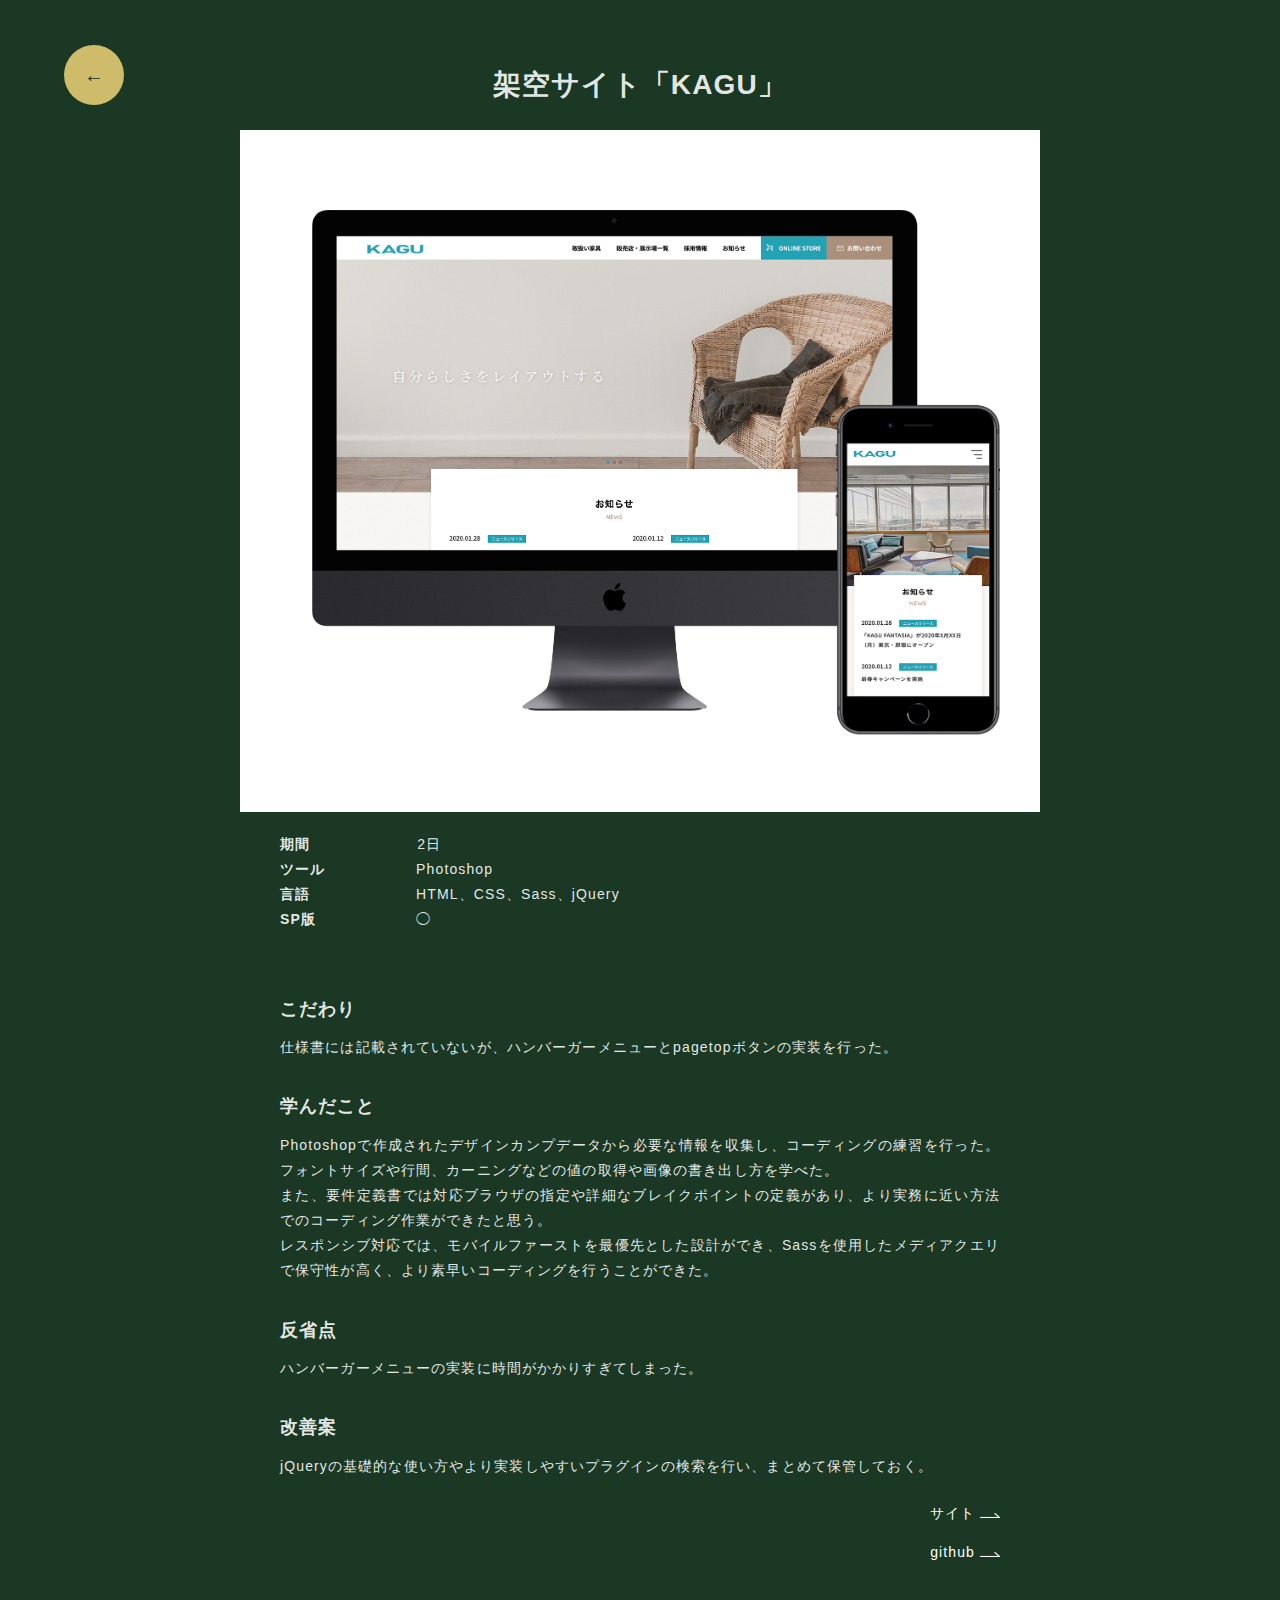
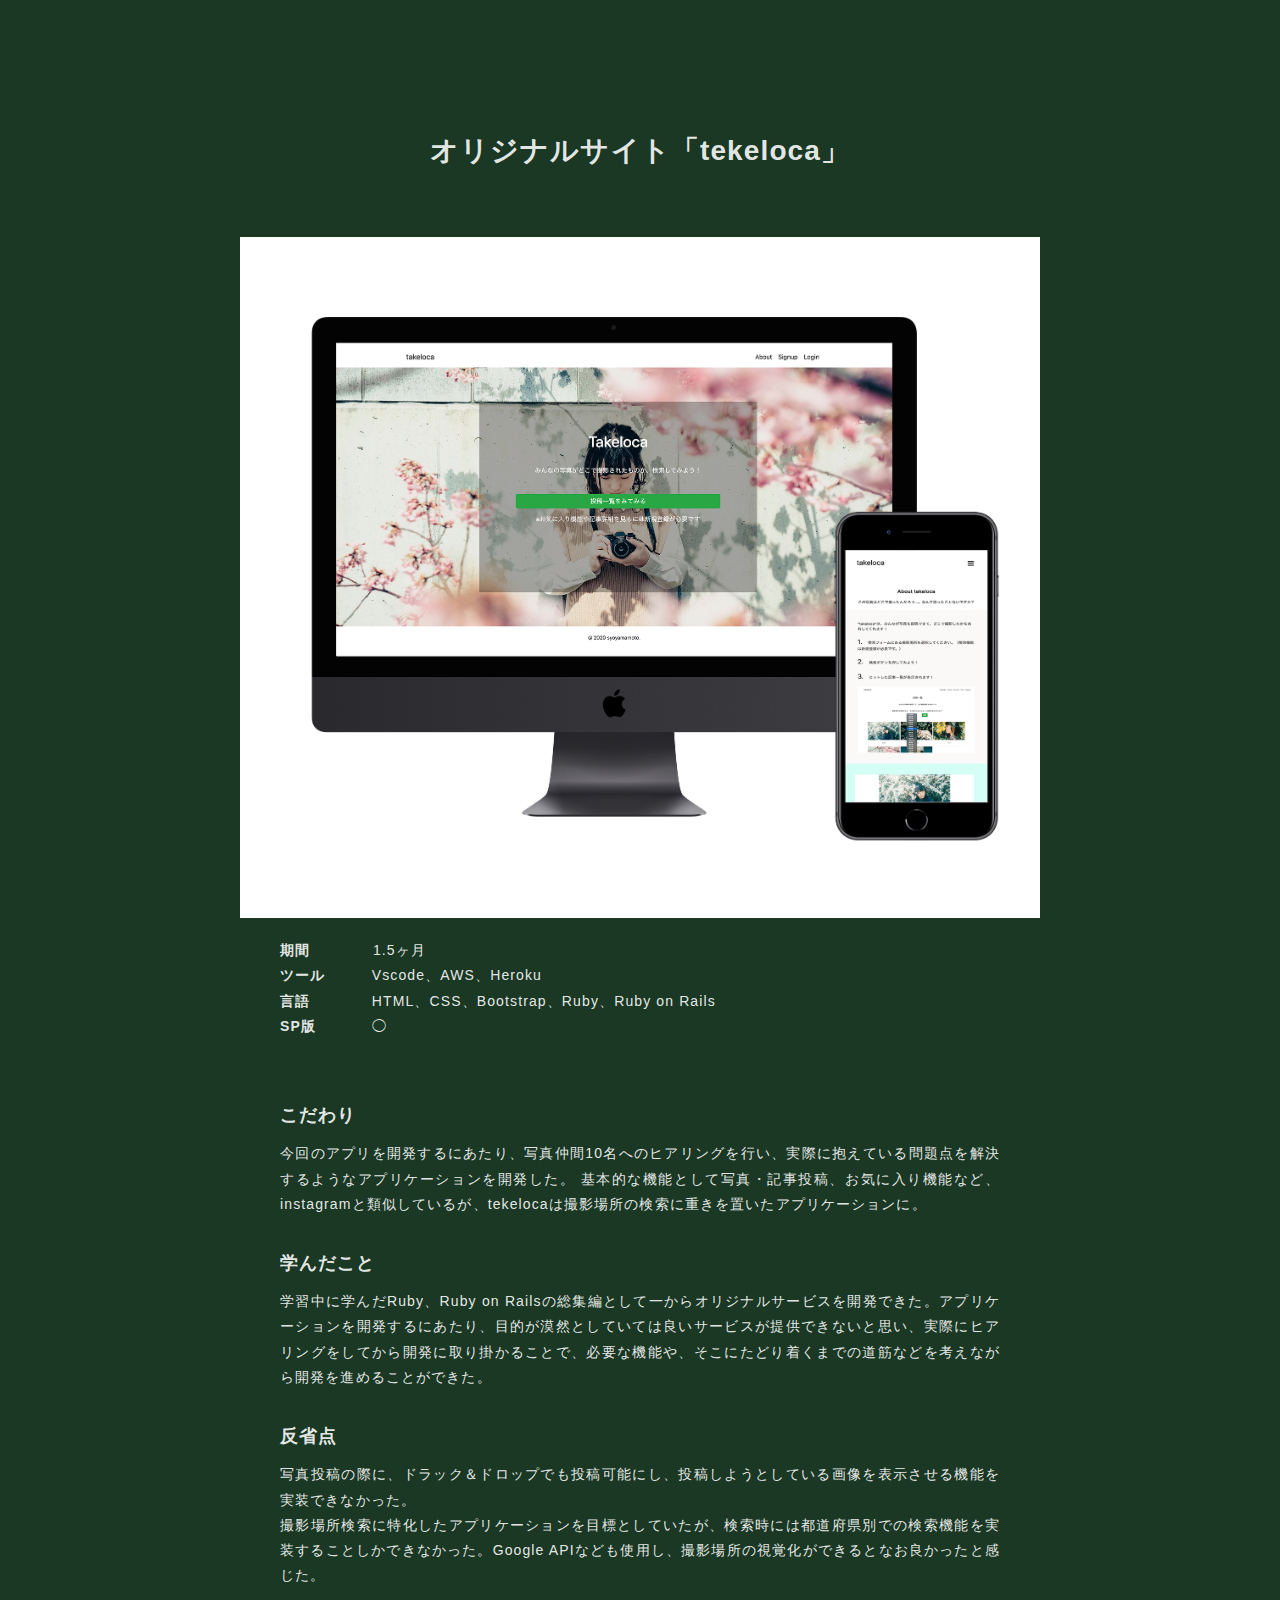
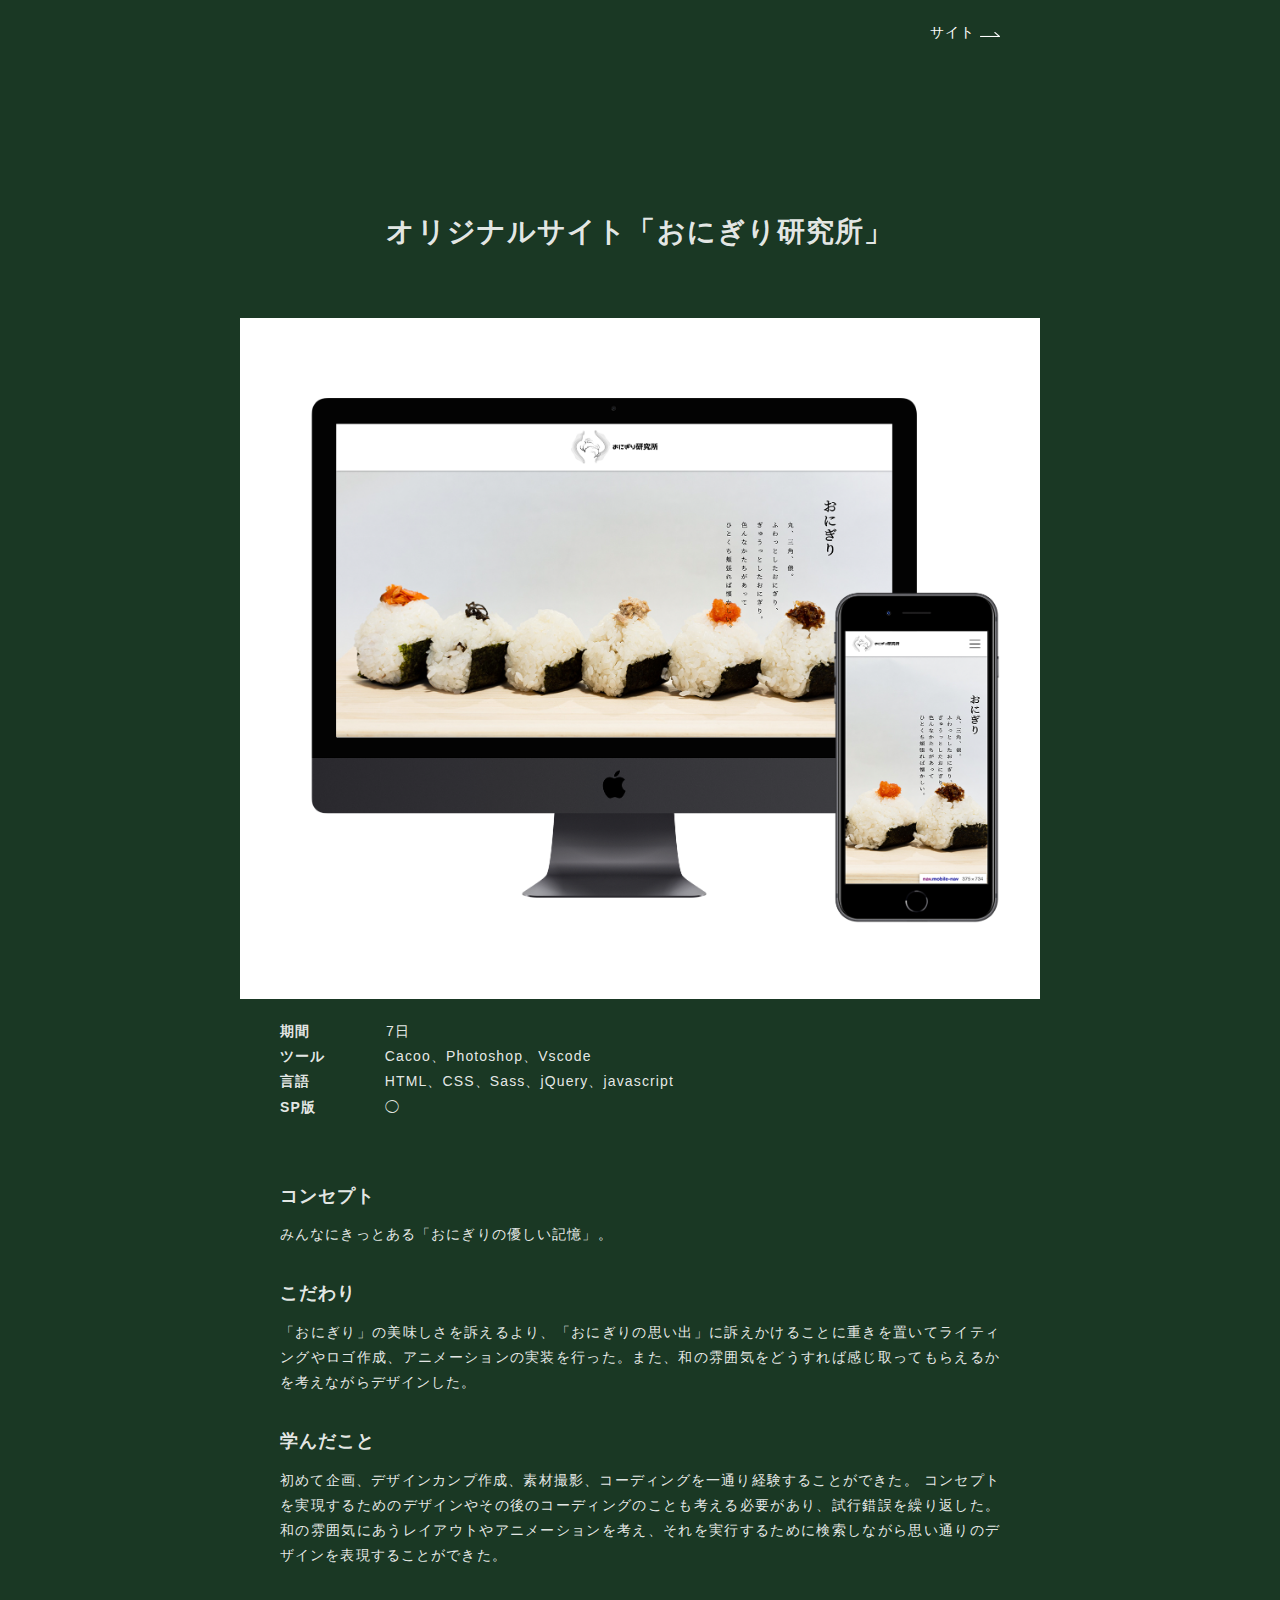
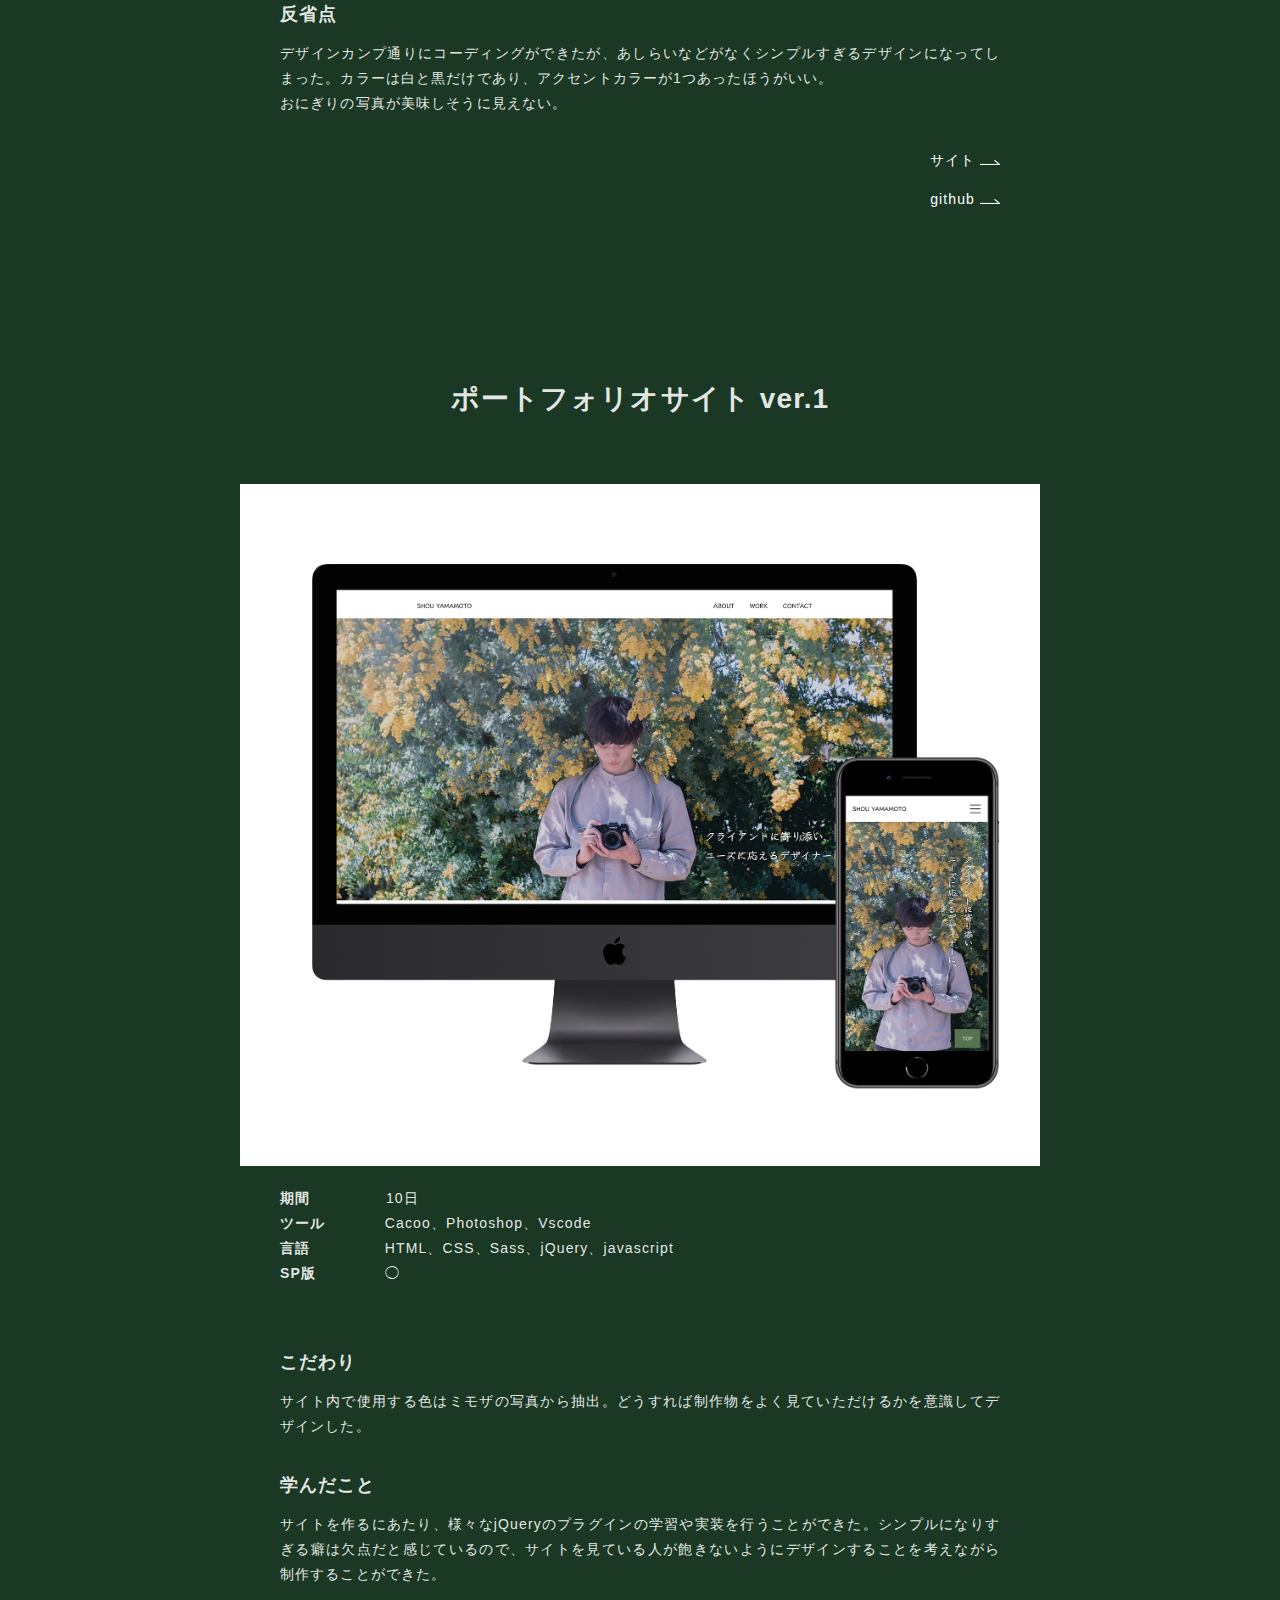
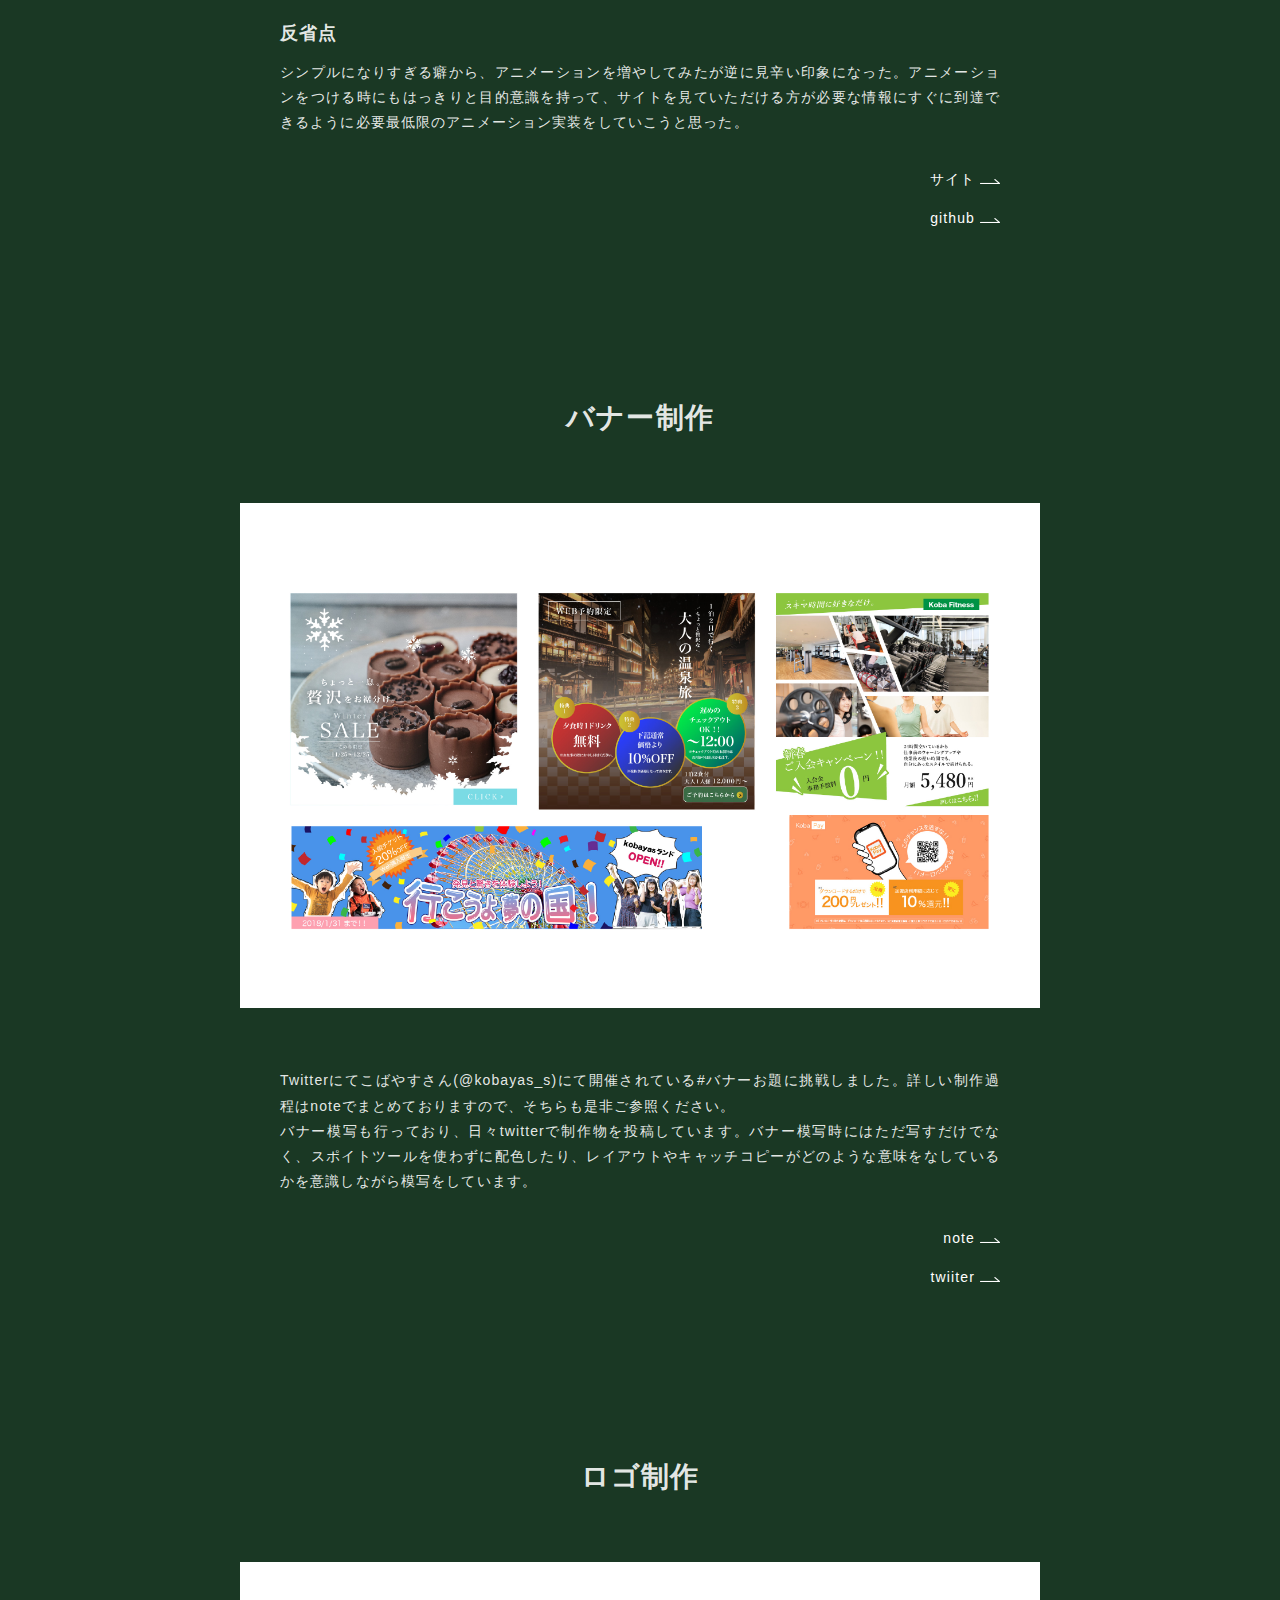
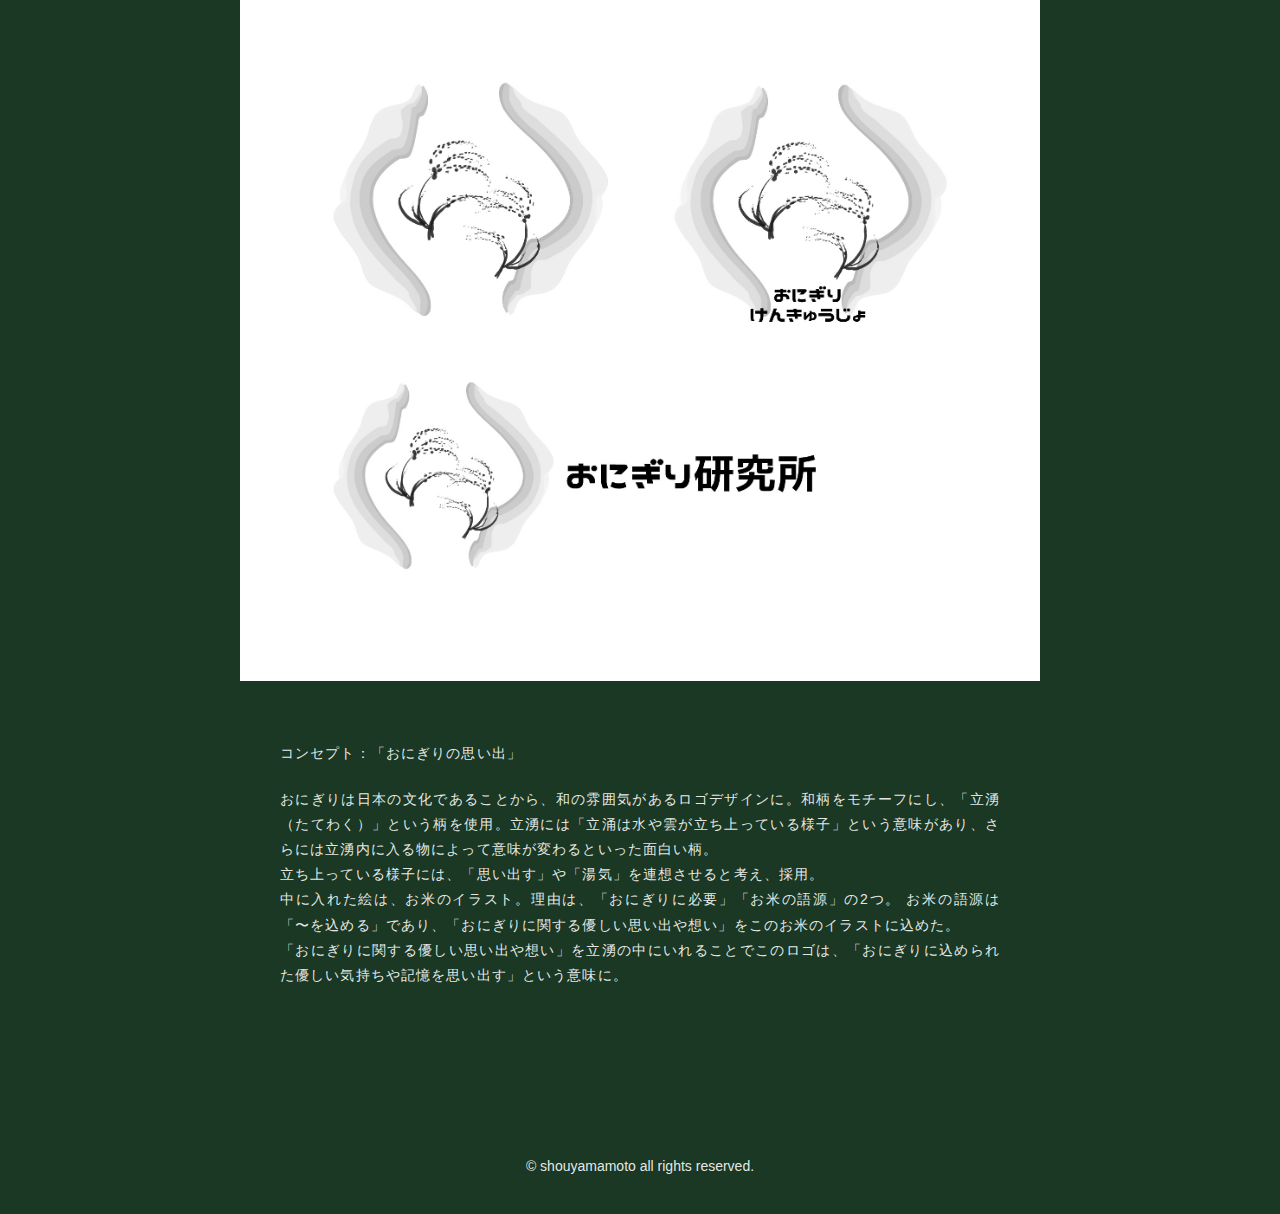
<file: work.html>
<!DOCTYPE html>
<html lang="ja">
<head>
    <meta charset="UTF-8">
    <meta name="viewport" content="width=device-width, initial-scale=1.0">
    <title>work</title>
    <link rel="stylesheet" href="styles/reset.css">
    <link rel="stylesheet" href="styles/work_style/style.css">
    <link rel="shortcut icon" href="images/favicon.png">
</head>
<body>

    <div class="work-container">
        <ul id="back">
            <li><a href="index.html#page3">←</a></li>
        </ul>
        <div id="kagu" class="kagu-container">
            <div class="title">
                <h2 class="font-md">架空サイト「KAGU」</h2>
            </div>
            
            <div class="img-container">
                <img src="images/kagu.png" alt="" class="work-img">
            </div>
            
    
            <table class="table font-sm mb-lg">
                <tr>
                    <th>期間</th>
                    <td>2日</td>
                </tr>
                <tr>
                    <th>ツール</th>
                    <td>Photoshop</td>
                </tr>
                <tr>
                    <th>言語</th>
                    <td>HTML、CSS、Sass、jQuery</td>
                </tr>
                <tr>
                    <th>SP版</th>
                    <td>◯</td>
                </tr>
            </table>
    
            <div class="study-container mb-sm">
                <div class="commitment mb-md">
                    <h3 class="kagu-subtitle font-md pb-xs">こだわり</h3>
                    <p class="font-sm">仕様書には記載されていないが、ハンバーガーメニューとpagetopボタンの実装を行った。</p>
                </div>
                <div class="study mb-md">
                    <h3 class="kagu-subtitle font-md pb-xs">学んだこと</h3>
                    <p class="font-sm">Photoshopで作成されたデザインカンプデータから必要な情報を収集し、コーディングの練習を行った。フォントサイズや行間、カーニングなどの値の取得や画像の書き出し方を学べた。</p>
                    <p class="font-sm">また、要件定義書では対応ブラウザの指定や詳細なブレイクポイントの定義があり、より実務に近い方法でのコーディング作業ができたと思う。</p>
                    <p class="font-sm">レスポンシブ対応では、モバイルファーストを最優先とした設計ができ、Sassを使用したメディアクエリで保守性が高く、より素早いコーディングを行うことができた。</p>
                </div>
                
                <div class="reflection mb-md">
                    <h3 class="kagu-subtitle font-md pb-xs">反省点</h3>
                    <p class="font-sm">ハンバーガーメニューの実装に時間がかかりすぎてしまった。</p>
                </div>
        
                <div class="improvement">
                    <h3 class="kagu-subtitle font-md pb-xs">改善案</h3>
                    <p class="font-sm">jQueryの基礎的な使い方やより実装しやすいプラグインの検索を行い、まとめて保管しておく。</p>
                </div>
            </div>

            <div class="link-container">
                <a href="https://shouyamamoto.github.io/kagu" class="site-link font-sm" target="_blank">サイト<span class="arrow"><img src="images/arrow.png" alt=""></span></a>
            </div>

            <div class="link-container">
                <a href="https://github.com/shouyamamoto/kagu" class="git-link font-sm" target="_blank">github<span class="arrow"><img src="images/arrow.png" alt=""></span></a>
            </div>

        </div>

        <div id="tekeloca" class="tekeloca-container">
            <div class="title">
                <h2 class="font-md mb-lg">オリジナルサイト「tekeloca」</h2>
            </div>
            
            <div class="img-container">
                <img src="images/tekeloca.png" alt="" class="work-img">
            </div>
            
            <table class="table font-sm mb-lg">
                <tr>
                    <th>期間</th>
                    <td>1.5ヶ月</td>
                </tr>
                <tr>
                    <th>ツール</th>
                    <td>Vscode、AWS、Heroku</td>
                </tr>
                <tr>
                    <th>言語</th>
                    <td>HTML、CSS、Bootstrap、Ruby、Ruby on Rails</td>
                </tr>
                <tr>
                    <th>SP版</th>
                    <td>◯</td>
                </tr>
            </table>
    
            <div class="study-container">
                <div class="commitment mb-md">
                    <h3 class="kagu-subtitle font-md pb-xs">こだわり</h3>
                    <p class="font-sm">今回のアプリを開発するにあたり、写真仲間10名へのヒアリングを行い、実際に抱えている問題点を解決するようなアプリケーションを開発した。
                        基本的な機能として写真・記事投稿、お気に入り機能など、instagramと類似しているが、tekelocaは撮影場所の検索に重きを置いたアプリケーションに。</p>
                </div>
                <div class="study mb-md">
                    <h3 class="tekeloca-subtitle font-md pb-xs">学んだこと</h3>
                    <p class="font-sm">学習中に学んだRuby、Ruby on Railsの総集編として一からオリジナルサービスを開発できた。アプリケーションを開発するにあたり、目的が漠然としていては良いサービスが提供できないと思い、実際にヒアリングをしてから開発に取り掛かることで、必要な機能や、そこにたどり着くまでの道筋などを考えながら開発を進めることができた。</p>
                </div>
                
                <div class="reflection mb-md">
                    <h3 class="tekeloca-subtitle font-md pb-xs">反省点</h3>
                    <p class="font-sm">写真投稿の際に、ドラック＆ドロップでも投稿可能にし、投稿しようとしている画像を表示させる機能を実装できなかった。<br>
                        撮影場所検索に特化したアプリケーションを目標としていたが、検索時には都道府県別での検索機能を実装することしかできなかった。Google APIなども使用し、撮影場所の視覚化ができるとなお良かったと感じた。</p>
                </div>
            </div>

            <div class="link-container">
                <a href="https://takeloca.herokuapp.com" class="site-link font-sm" target="_blank">サイト<span class="arrow"><img src="images/arrow.png" alt=""></span></a>
            </div>
        </div>

        <div id="oniken" class="oniken-container">
            <div class="title">
                <h2 class="font-md mb-lg">オリジナルサイト「おにぎり研究所」</h2>
            </div>
            
            <div class="img-container">
                <img src="images/oniken.png" alt="" class="work-img">
            </div>
            
            <table class="table font-sm mb-lg">
                <tr>
                    <th>期間</th>
                    <td>7日</td>
                </tr>
                <tr>
                    <th>ツール</th>
                    <td>Cacoo、Photoshop、Vscode</td>
                </tr>
                <tr>
                    <th>言語</th>
                    <td>HTML、CSS、Sass、jQuery、javascript</td>
                </tr>
                <tr>
                    <th>SP版</th>
                    <td>◯</td>
                </tr>
            </table>
    
            <div class="study-container">
                <div class="concept mb-md">
                    <h3 class="oniken-subtitle font-md pb-xs">コンセプト</h3>
                    <p class="font-sm">みんなにきっとある「おにぎりの優しい記憶」。</p>
                </div>
                <div class="commitment mb-md">
                    <h3 class="oniken-subtitle font-md pb-xs">こだわり</h3>
                    <p class="font-sm">「おにぎり」の美味しさを訴えるより、「おにぎりの思い出」に訴えかけることに重きを置いてライティングやロゴ作成、アニメーションの実装を行った。また、和の雰囲気をどうすれば感じ取ってもらえるかを考えながらデザインした。</p>
                </div>

                <div class="study mb-md">
                    <h3 class="oniken-subtitle font-md pb-xs">学んだこと</h3>
                    <p class="font-sm">初めて企画、デザインカンプ作成、素材撮影、コーディングを一通り経験することができた。
                        コンセプトを実現するためのデザインやその後のコーディングのことも考える必要があり、試行錯誤を繰り返した。
                        和の雰囲気にあうレイアウトやアニメーションを考え、それを実行するために検索しながら思い通りのデザインを表現することができた。
                    </p>
                </div>
                
                <div class="reflection mb-md">
                    <h3 class="oniken-subtitle font-md pb-xs">反省点</h3>
                    <p class="font-sm">デザインカンプ通りにコーディングができたが、あしらいなどがなくシンプルすぎるデザインになってしまった。カラーは白と黒だけであり、アクセントカラーが1つあったほうがいい。<br>
                        おにぎりの写真が美味しそうに見えない。</p>
                </div>
            </div>

            <div class="link-container">
                <a href="https://shouyamamoto.github.io/oniken" class="site-link font-sm" target="_blank">サイト<span class="arrow"><img src="images/arrow.png" alt=""></span></a>
            </div>

            <div class="link-container">
                <a href="https://github.com/shouyamamoto/oniken" class="git-link font-sm" target="_blank">github<span class="arrow"><img src="images/arrow.png" alt=""></span></a>
            </div>
        </div>

        <div id="portfolio" class="portfolio-container">
            <div class="title">
                <h2 class="font-md mb-lg">ポートフォリオサイト ver.1</h2>
            </div>
            
            <div class="img-container">
                <img src="images/portfolio.png" alt="" class="work-img">
            </div>
            
            <table class="table font-sm mb-lg">
                <tr>
                    <th>期間</th>
                    <td>10日</td>
                </tr>
                <tr>
                    <th>ツール</th>
                    <td>Cacoo、Photoshop、Vscode</td>
                </tr>
                <tr>
                    <th>言語</th>
                    <td>HTML、CSS、Sass、jQuery、javascript</td>
                </tr>
                <tr>
                    <th>SP版</th>
                    <td>◯</td>
                </tr>
            </table>
    
            <div class="study-container">
                <div class="commitment mb-md">
                    <h3 class="portfolio-subtitle font-md pb-xs">こだわり</h3>
                    <p class="font-sm">サイト内で使用する色はミモザの写真から抽出。どうすれば制作物をよく見ていただけるかを意識してデザインした。</p>
                </div>

                <div class="study mb-md">
                    <h3 class="portfolio-subtitle font-md pb-xs">学んだこと</h3>
                    <p class="font-sm">サイトを作るにあたり、様々なjQueryのプラグインの学習や実装を行うことができた。シンプルになりすぎる癖は欠点だと感じているので、サイトを見ている人が飽きないようにデザインすることを考えながら制作することができた。</p>
                </div>
                
                <div class="reflection mb-md">
                    <h3 class="portfolio-subtitle font-md pb-xs">反省点</h3>
                    <p class="font-sm">シンプルになりすぎる癖から、アニメーションを増やしてみたが逆に見辛い印象になった。アニメーションをつける時にもはっきりと目的意識を持って、サイトを見ていただける方が必要な情報にすぐに到達できるように必要最低限のアニメーション実装をしていこうと思った。</p>
                </div>
            </div>

            <div class="link-container">
                <a href="https://shouyamamoto.github.io/syo_portfolio" class="site-link font-sm" target="_blank">サイト<span class="arrow"><img src="images/arrow.png" alt=""></span></a>
            </div>
    
            <div class="link-container">
                <a href="https://github.com/shouyamamoto/syo_portfolio" class="git-link font-sm" target="_blank">github<span class="arrow"><img src="images/arrow.png" alt=""></span></a>
            </div>
        </div>

        <div id="bnr_odai" class="bnr_odai-container">
            <div class="title">
                <h2 class="font-md mb-lg">バナー制作</h2>
            </div>

            <div class="img-container mb-lg">
                <img src="images/bnr_odai.jpg" alt="" class="work-img">
            </div>

            <div class="study-container">
                <div class="commitment mb-md">
                    <p class="font-sm">Twitterにてこばやすさん(@kobayas_s)にて開催されている#バナーお題に挑戦しました。詳しい制作過程はnoteでまとめておりますので、そちらも是非ご参照ください。</p>
                    <p class="font-sm">バナー模写も行っており、日々twitterで制作物を投稿しています。バナー模写時にはただ写すだけでなく、スポイトツールを使わずに配色したり、レイアウトやキャッチコピーがどのような意味をなしているかを意識しながら模写をしています。</p>
                </div>
            </div>

            <div class="link-container">
                <a href="https://note.com/yamasyo1113" class="site-link font-sm" target="_blank">note<span class="arrow"><img src="images/arrow.png" alt=""></span></a>
            </div>

            <div class="link-container">
                <a href="https://twitter.com/_syoyamamoto_" class="site-link font-sm" target="_blank">twiiter<span class="arrow"><img src="images/arrow.png" alt=""></span></a>
            </div>
        </div>

        <div id="logo" class="logo-container mb-lg">
            <div class="title">
                <h2 class="font-md mb-lg">ロゴ制作</h2>
            </div>

            <div class="img-container mb-lg">
                <img src="images/logo.jpg" alt="" class="work-img">
            </div>

            <div class="study-container">
                <div class="commitment mb-md">
                    <p class="font-sm mb-sm">コンセプト：「おにぎりの思い出」</p>
                    <p class="font-sm">おにぎりは日本の文化であることから、和の雰囲気があるロゴデザインに。和柄をモチーフにし、「立湧（たてわく）」という柄を使用。立湧には「立涌は水や雲が立ち上っている様子」という意味があり、さらには立湧内に入る物によって意味が変わるといった面白い柄。<br>
                        立ち上っている様子には、「思い出す」や「湯気」を連想させると考え、採用。</p>
                    <p class="font-sm">中に入れた絵は、お米のイラスト。理由は、「おにぎりに必要」「お米の語源」の2つ。
                        お米の語源は「〜を込める」であり、「おにぎりに関する優しい思い出や想い」をこのお米のイラストに込めた。</p>
                    <p class="font-sm">「おにぎりに関する優しい思い出や想い」を立湧の中にいれることでこのロゴは、「おにぎりに込められた優しい気持ちや記憶を思い出す」という意味に。</p>
                </div>
            </div>
        </div>

        <div class="copy content-width">
            <small class="font-sm">&copy; shouyamamoto all rights reserved.</small>
        </div>
    </div>
</body>
</html>
</file>
<file: styles/work_style/style.css>
@charset "UTF-8";
.font-sm {
  font-size: 12px;
}

.font-md {
  font-size: 18px;
}

.font-lg {
  font-size: 24px;
}

.font-lr {
  font-size: 28px;
}

.pb-xs {
  padding-bottom: 10px !important;
}

.pb-sm {
  padding-bottom: 20px !important;
}

.pb-md {
  padding-bottom: 30px !important;
}

.pb-lg {
  padding-bottom: 50px !important;
}

.mb-sm {
  margin-bottom: 20px !important;
}

.mb-md {
  margin-bottom: 30px !important;
}

.mb-lg {
  margin-bottom: 60px !important;
}

.content-width {
  width: 90%;
  max-width: 1024px;
  margin: 0 auto;
}

html body {
  font-family: 'Lato', 'Noto Sans JP', 'ヒラギノ角ゴ ProN', 'Hiragino Kaku Gothic ProN', 'メイリオ', Meiryo, 'ＭＳ Ｐゴシック', 'MS PGothic', sans-serif;
  font-weight: 500;
  font-style: normal;
  background-color: #1a3824;
}

ul {
  list-style: none;
}

hr {
  margin: 0;
}

a {
  text-decoration: none;
}

.fadein {
  opacity: 0;
  -webkit-transform: translate(0, 100px);
          transform: translate(0, 100px);
  -webkit-transition: all 2500ms;
  transition: all 2500ms;
}

.fadein.scrollin {
  opacity: 1;
  -webkit-transform: translate(0, 0);
          transform: translate(0, 0);
}

#back {
  position: fixed;
  top: 0;
  left: 0;
  z-index: 1;
  background-color: #cfbc6b;
  border-radius: 50%;
  padding: 20px;
  font-size: 20px;
}

#back a {
  color: #1a3824;
}

.work-container {
  color: rgba(255, 255, 255, 0.9);
  padding: 40px 0 40px 0;
}

.work-container .img-container {
  background-color: #fff;
}

.work-container .copy {
  text-align: center;
}

.kagu-container,
.tekeloca-container,
.oniken-container,
.portfolio-container,
.bnr_odai-container,
.logo-container {
  padding: 80px 0;
  letter-spacing: 0.07em;
  line-height: 1.8;
  text-align: center;
}

.kagu-container .title,
.tekeloca-container .title,
.oniken-container .title,
.portfolio-container .title,
.bnr_odai-container .title,
.logo-container .title {
  text-align: center;
  margin-bottom: 20px;
}

.kagu-container .work-img,
.tekeloca-container .work-img,
.oniken-container .work-img,
.portfolio-container .work-img,
.bnr_odai-container .work-img,
.logo-container .work-img {
  width: 90%;
  margin: 80px 0 60px 0;
}

.kagu-container .table,
.tekeloca-container .table,
.oniken-container .table,
.portfolio-container .table,
.bnr_odai-container .table,
.logo-container .table {
  width: 90%;
  text-align: left;
  margin: 0 auto;
  margin-top: 20px;
}

.kagu-container .table td,
.tekeloca-container .table td,
.oniken-container .table td,
.portfolio-container .table td,
.bnr_odai-container .table td,
.logo-container .table td {
  padding-left: 10px;
}

.kagu-container .table a,
.tekeloca-container .table a,
.oniken-container .table a,
.portfolio-container .table a,
.bnr_odai-container .table a,
.logo-container .table a {
  position: relative;
  color: rgba(255, 255, 255, 0.9);
}

.kagu-container .table a::after,
.tekeloca-container .table a::after,
.oniken-container .table a::after,
.portfolio-container .table a::after,
.bnr_odai-container .table a::after,
.logo-container .table a::after {
  position: absolute;
  content: '';
  bottom: 0;
  left: 0;
  width: 0;
  height: 1px;
  background: white;
  -webkit-transition: all 0.3s ease 0s;
  transition: all 0.3s ease 0s;
  -webkit-transform: translateY(3px);
          transform: translateY(3px);
}

.kagu-container .table a:hover::after,
.tekeloca-container .table a:hover::after,
.oniken-container .table a:hover::after,
.portfolio-container .table a:hover::after,
.bnr_odai-container .table a:hover::after,
.logo-container .table a:hover::after {
  width: 100%;
}

.kagu-container .table a .arrow,
.tekeloca-container .table a .arrow,
.oniken-container .table a .arrow,
.portfolio-container .table a .arrow,
.bnr_odai-container .table a .arrow,
.logo-container .table a .arrow {
  margin-left: 5px;
}

.kagu-container .study-container,
.tekeloca-container .study-container,
.oniken-container .study-container,
.portfolio-container .study-container,
.bnr_odai-container .study-container,
.logo-container .study-container {
  text-align: justify;
  width: 90%;
  margin: 0 auto;
}

.kagu-container .link-container,
.tekeloca-container .link-container,
.oniken-container .link-container,
.portfolio-container .link-container,
.bnr_odai-container .link-container,
.logo-container .link-container {
  text-align: right;
  width: 90%;
  margin: 0 auto;
  margin-top: 10px;
}

.kagu-container .link-container .site-link,
.kagu-container .link-container .git-link,
.tekeloca-container .link-container .site-link,
.tekeloca-container .link-container .git-link,
.oniken-container .link-container .site-link,
.oniken-container .link-container .git-link,
.portfolio-container .link-container .site-link,
.portfolio-container .link-container .git-link,
.bnr_odai-container .link-container .site-link,
.bnr_odai-container .link-container .git-link,
.logo-container .link-container .site-link,
.logo-container .link-container .git-link {
  color: white;
  position: relative;
}

.kagu-container .link-container .site-link::after,
.kagu-container .link-container .git-link::after,
.tekeloca-container .link-container .site-link::after,
.tekeloca-container .link-container .git-link::after,
.oniken-container .link-container .site-link::after,
.oniken-container .link-container .git-link::after,
.portfolio-container .link-container .site-link::after,
.portfolio-container .link-container .git-link::after,
.bnr_odai-container .link-container .site-link::after,
.bnr_odai-container .link-container .git-link::after,
.logo-container .link-container .site-link::after,
.logo-container .link-container .git-link::after {
  position: absolute;
  content: '';
  bottom: 0;
  left: 0;
  width: 0;
  height: 1px;
  background: white;
  -webkit-transition: all 0.3s ease 0s;
  transition: all 0.3s ease 0s;
  -webkit-transform: translateY(8px);
          transform: translateY(8px);
}

.kagu-container .link-container .site-link:hover::after,
.kagu-container .link-container .git-link:hover::after,
.tekeloca-container .link-container .site-link:hover::after,
.tekeloca-container .link-container .git-link:hover::after,
.oniken-container .link-container .site-link:hover::after,
.oniken-container .link-container .git-link:hover::after,
.portfolio-container .link-container .site-link:hover::after,
.portfolio-container .link-container .git-link:hover::after,
.bnr_odai-container .link-container .site-link:hover::after,
.bnr_odai-container .link-container .git-link:hover::after,
.logo-container .link-container .site-link:hover::after,
.logo-container .link-container .git-link:hover::after {
  width: 100%;
}

.kagu-container .link-container .site-link .arrow,
.kagu-container .link-container .git-link .arrow,
.tekeloca-container .link-container .site-link .arrow,
.tekeloca-container .link-container .git-link .arrow,
.oniken-container .link-container .site-link .arrow,
.oniken-container .link-container .git-link .arrow,
.portfolio-container .link-container .site-link .arrow,
.portfolio-container .link-container .git-link .arrow,
.bnr_odai-container .link-container .site-link .arrow,
.bnr_odai-container .link-container .git-link .arrow,
.logo-container .link-container .site-link .arrow,
.logo-container .link-container .git-link .arrow {
  margin-left: 5px;
}

.kagu-container {
  padding-top: 20px;
}

@media (min-width: 1024px) {
  .font-sm {
    font-size: 14px;
  }
  #back {
    position: fixed;
    top: 5%;
    left: 5%;
  }
  .work-container {
    max-width: 800px;
    margin: 0 auto;
  }
  .work-inner {
    width: 90%;
    margin: 0 auto;
    display: -webkit-box;
    display: -ms-flexbox;
    display: flex;
    -webkit-box-pack: justify;
        -ms-flex-pack: justify;
            justify-content: space-between;
  }
  .work-inner .img-container {
    margin-right: 60px;
    background-color: rgba(0, 0, 0, 0);
  }
  .work-inner .img-container .work-img {
    width: 80%;
  }
  .kagu-container h2,
  .tekeloca-container h2,
  .oniken-container h2,
  .portfolio-container h2,
  .bnr_odai-container h2,
  .logo-container h2 {
    font-size: 28px;
  }
}

@media (min-width: 1440px) {
  .font-sm {
    font-size: 16px;
  }
  .work-container {
    max-width: 1024px;
    margin: 0 auto;
  }
  .kagu-container,
  .tekeloca-container,
  .oniken-container,
  .portfolio-container {
    text-align: center;
  }
  .kagu-container .work-img,
  .tekeloca-container .work-img,
  .oniken-container .work-img,
  .portfolio-container .work-img {
    width: 70%;
    margin-bottom: 60px;
  }
  .kagu-container .link-container .site-link .arrow,
  .kagu-container .link-container .git-link .arrow,
  .tekeloca-container .link-container .site-link .arrow,
  .tekeloca-container .link-container .git-link .arrow,
  .oniken-container .link-container .site-link .arrow,
  .oniken-container .link-container .git-link .arrow,
  .portfolio-container .link-container .site-link .arrow,
  .portfolio-container .link-container .git-link .arrow {
    margin-left: 15px;
  }
}
/*# sourceMappingURL=style.css.map */
</file>
